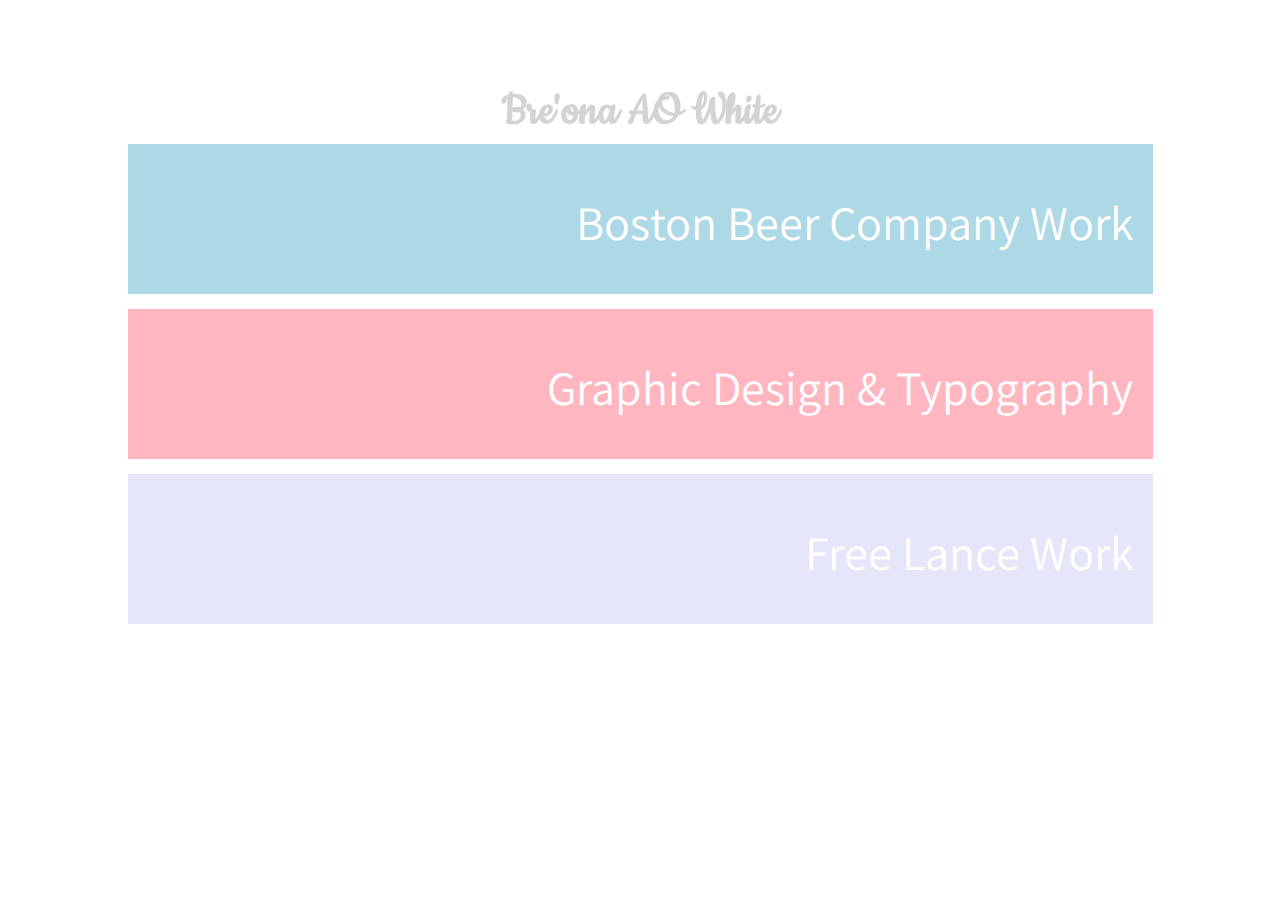
<file: index.html>
<!DOCTYPE html>
<html>

<head>

	<title>Bre'ona AO White</title>
	<link rel="stylesheet" href="css/style.css">
	
</head>


<h1>
	<link href="https://fonts.googleapis.com/css?family=Cookie" rel="stylesheet">
	<link href="https://fonts.googleapis.com/css?family=Assistant" rel="stylesheet">
	
	<a href="index.html"> <strong> Bre'ona AO White </strong> </a>

</h1>	

	


	<!--Square pictures-->
<a href="bbc.html"> <div class="bostonbeer">

	<p class="homepage"> Boston Beer Company Work</p>

</div></a>

<a href="gd_type.html"> <div class="gdtype">

	<p class="homepage"> Graphic Design & Typography</p>

</div></a>

<a href="freelance.html"> <div class="freelance">

	<p class="homepage"> Free Lance Work</p>

</div> </a>

</html>
</file>
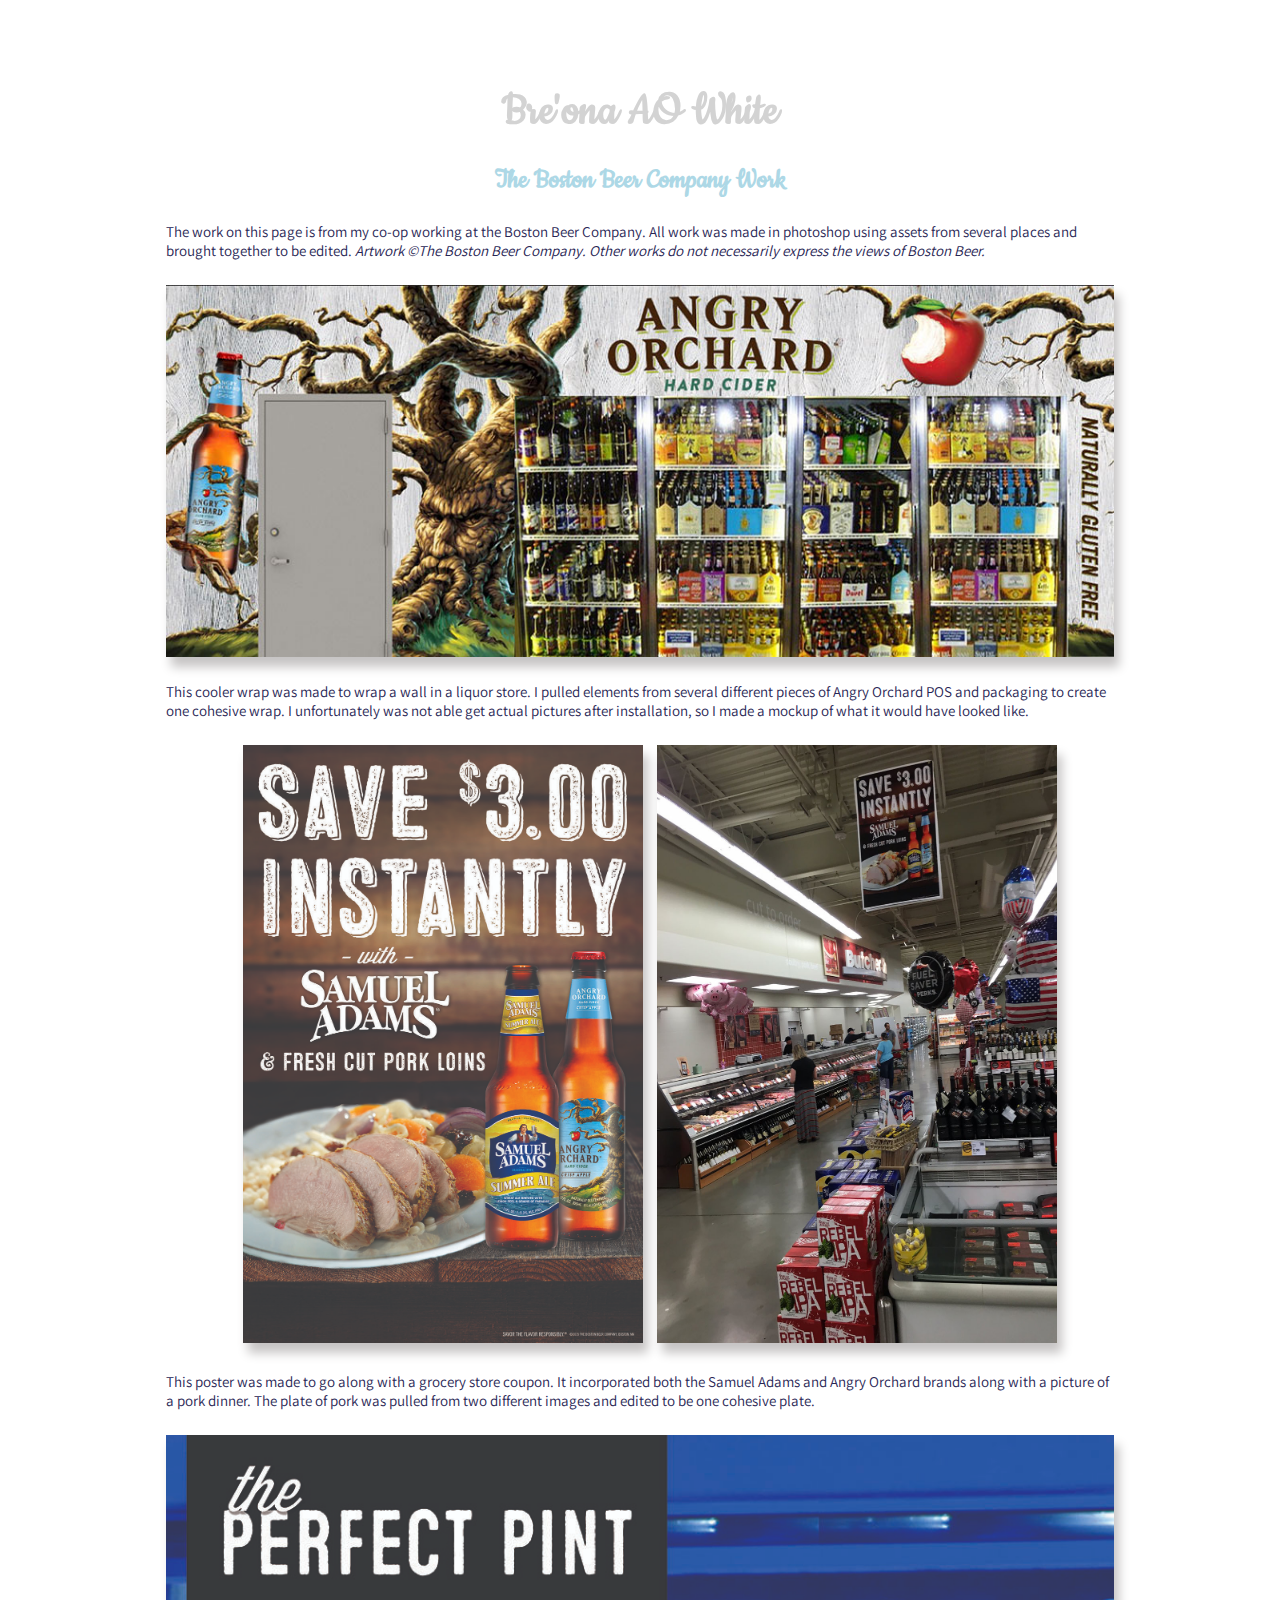
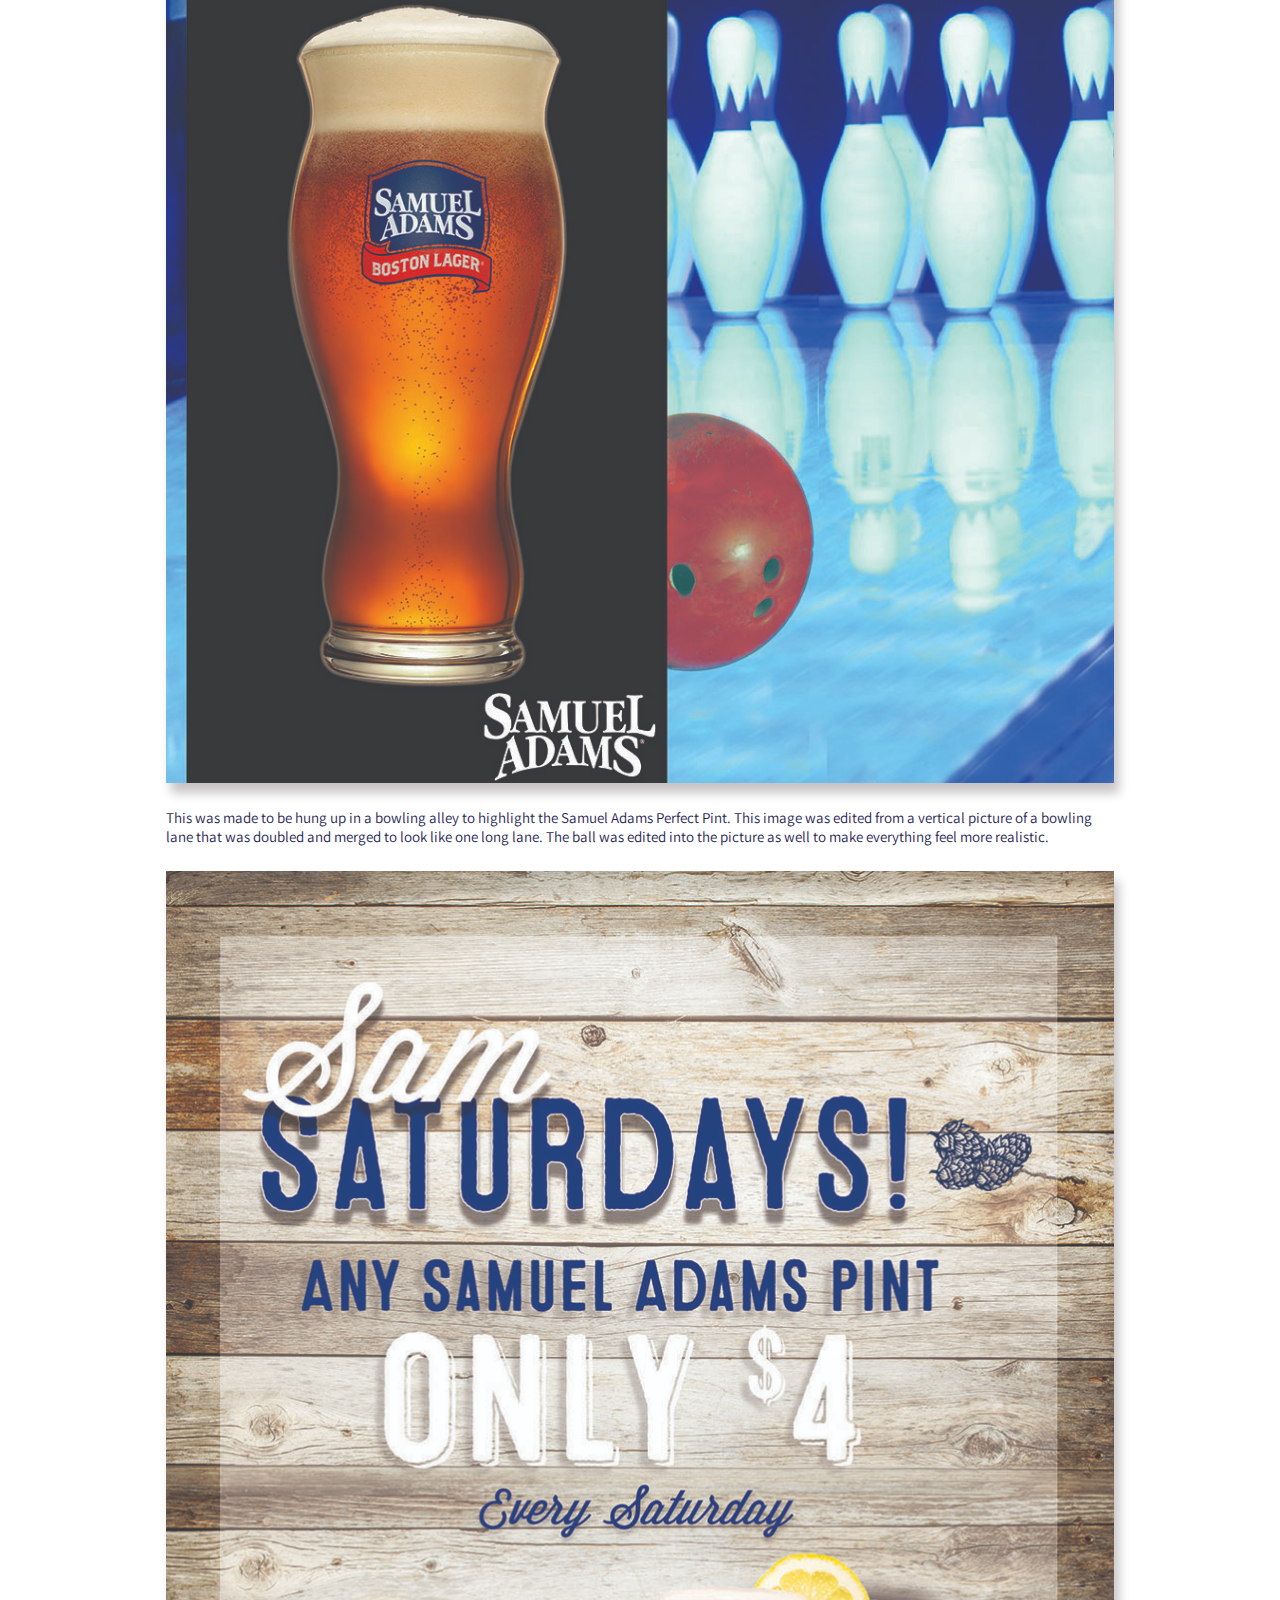
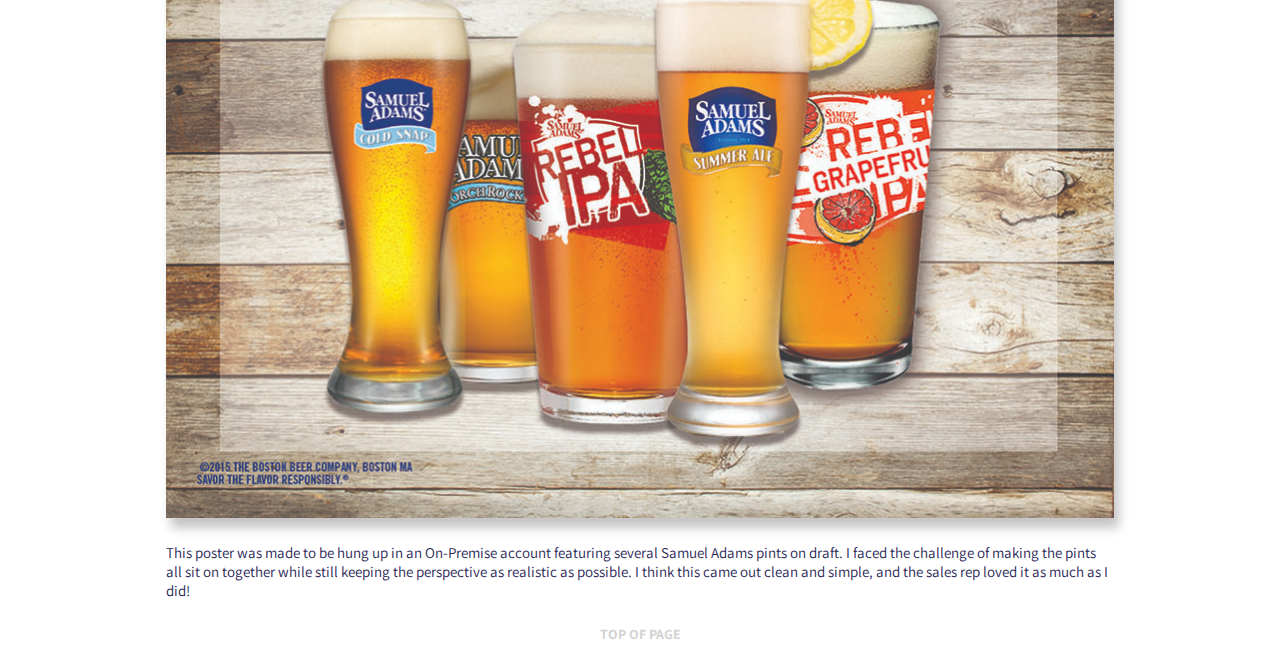
<file: bbc.html>
<!DOCTYPE html>
<html>

<head>

	<title> The Boston Beer Company </title>
	<link rel="stylesheet" href="css/style.css">
	<link href="https://fonts.googleapis.com/css?family=Cookie" rel="stylesheet">
	<link href="https://fonts.googleapis.com/css?family=Assistant" rel="stylesheet">

</head>

	<h1>
	
	<a name= "bbctop"> <a href="index.html"> <strong> Bre'ona AO White </strong> </a></a>
	</h1>


<h2 class="bbchead"> The Boston Beer Company Work</h2>

<body>
	<p>
	The work on this page is from my co-op working at the Boston Beer Company. All work was made in photoshop using assets from several places and brought together to be edited. 
	<em> Artwork &copy;The Boston Beer Company. Other works do not necessarily express the views of Boston Beer. </em>
	</p>


<img src="images/aocoolerwrap_mock.jpg" alt="Angry Orchard Cooler Wrap">

	<p>
	This cooler wrap was made to wrap a wall in a liquor store. I pulled elements from several different pieces of Angry Orchard POS and packaging to create one cohesive wrap. I unfortunately was not able get actual pictures after installation, so I made a mockup of what it would have looked like.
	</p>

<div>
	<a name="pork"> <img src="images/pork.jpg" class="pork"> </a>
	<img src="images/store.jpg" class="store">
</div>

	<p>
	This poster was made to go along with a grocery store coupon. It incorporated both the Samuel Adams and Angry Orchard brands along with a picture of a pork dinner. The plate of pork was pulled from two different images and edited to be one cohesive plate.
	</p>


<a name= "bowling"> <img src="images/bowling.jpg" alt="Samuel Adams Bowling"> </a>

	<p>
	This was made to be hung up in a bowling alley to highlight the Samuel Adams Perfect Pint. This image was edited from a vertical picture of a bowling lane that was doubled and merged to look like one long lane. The ball was edited into the picture as well to make everything feel more realistic.
	</p>


<a name= "pints"> <img src="images/pints.jpg" alt="Samuel Adams Pints"> </a>

	<p>
	This poster was made to be hung up in an On-Premise account featuring several Samuel Adams pints on draft. I faced the challenge of making the pints all sit on together while still keeping the perspective as realistic as possible. I think this came out clean and simple, and the sales rep loved it as much as I did!
	</p>

</body>

<a class="bottomlink" href="bbc.html#bbctop"> <strong> TOP OF PAGE </strong> </a>




</html>
</file>
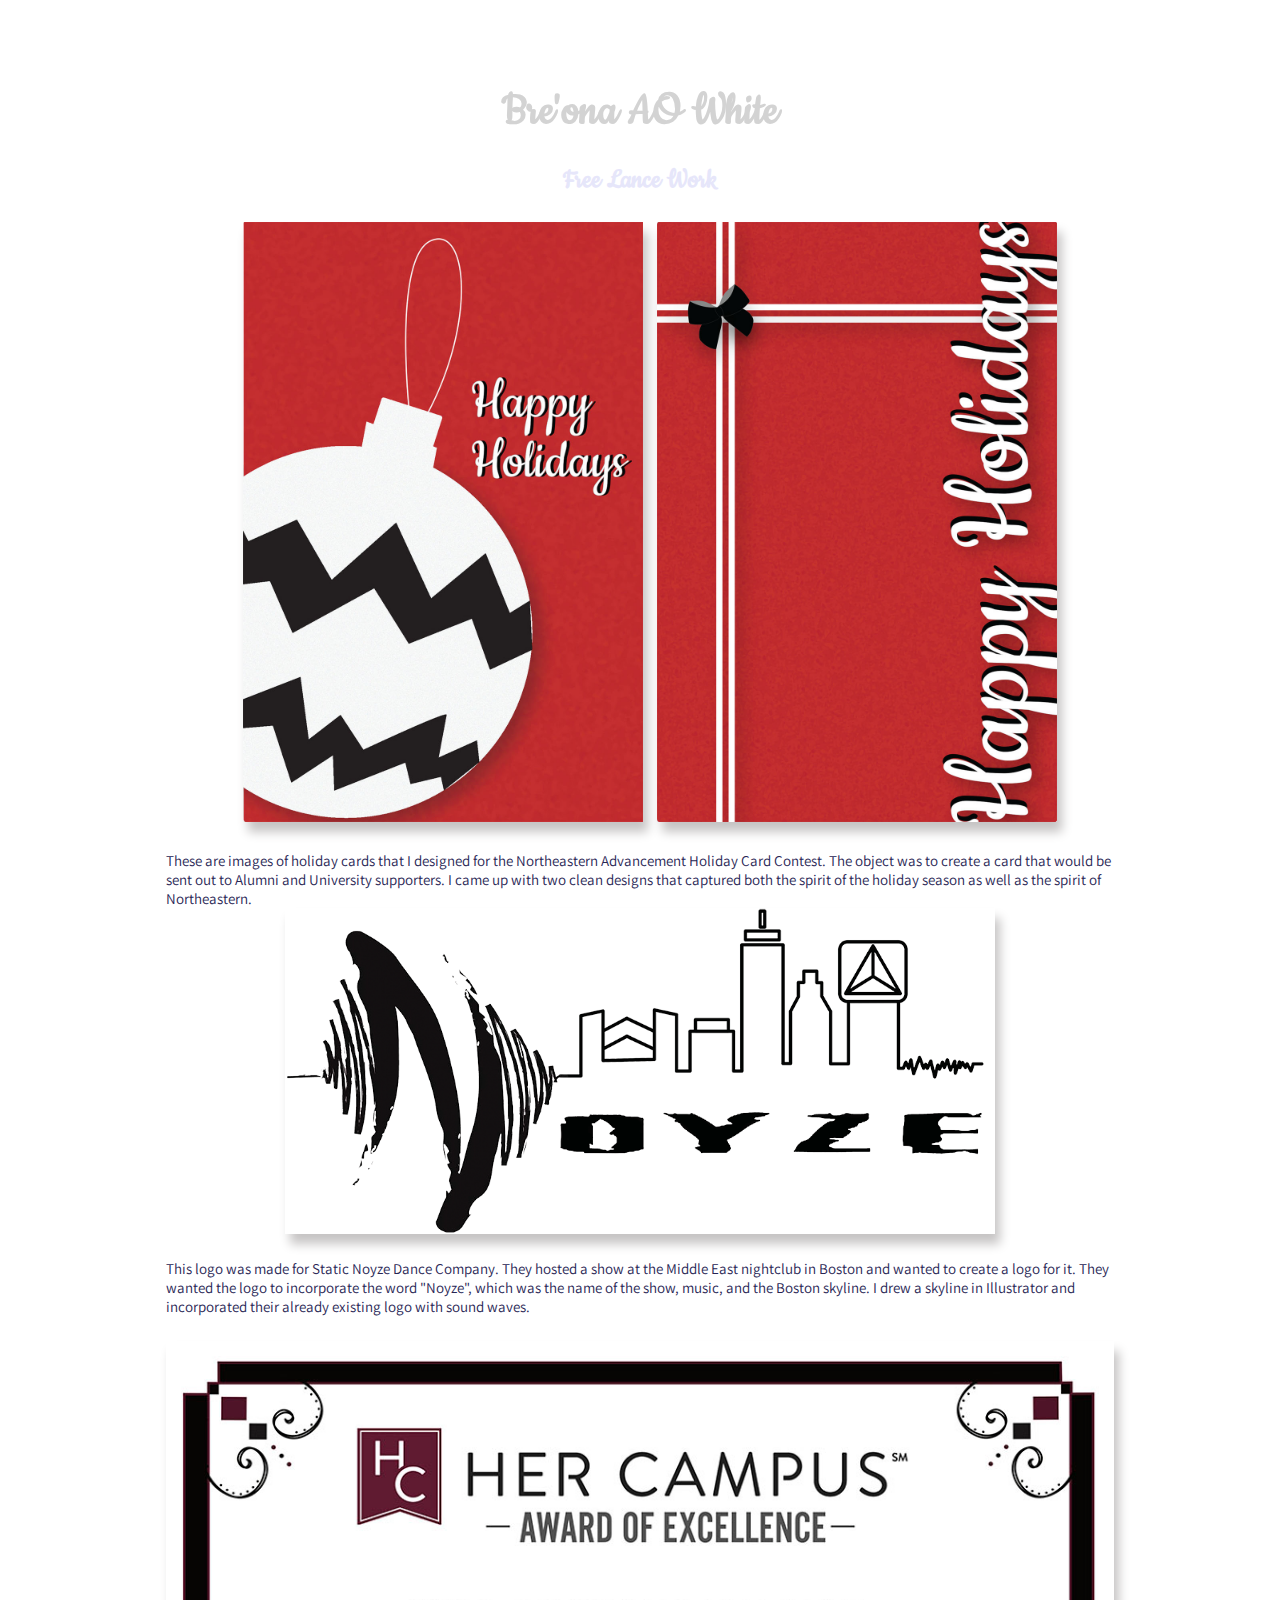
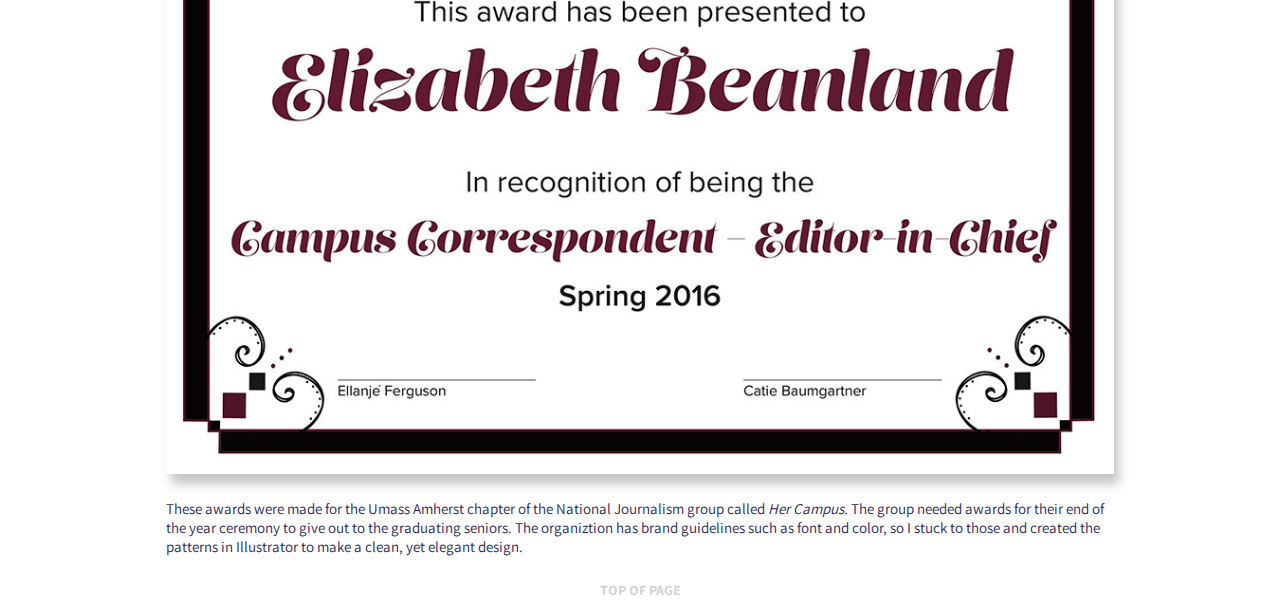
<file: freelance.html>
<!DOCTYPE html>
<html>

<head>

	<title> Free Lance Work </title>
	<link rel="stylesheet" href="css/style.css">
	<link href="https://fonts.googleapis.com/css?family=Cookie" rel="stylesheet">
	<link href="https://fonts.googleapis.com/css?family=Assistant" rel="stylesheet">

</head>

	<h1>
	
	<a name="freelancetop"> <a href="index.html"> <strong> Bre'ona AO White </strong> </a></a>
	</h1>


<h2 class="freelancehead"> Free Lance Work </h2>

<body>
 <div>
	<img src="images/holiday1.jpg" class="holiday1" alt="Holiday Card 1">
	<img src="images/holiday2.jpg" class="holiday2" alt="Holiday Card 2">
</div>

	<p>
	These are images of holiday cards that I designed for the Northeastern Advancement Holiday Card Contest. The object was to create a card that would be sent out to Alumni and University supporters. I came up with two clean designs that captured both the spirit of the holiday season as well as the spirit of Northeastern.

<a name="noyze"> <img src="images/noyze.png" alt="Noyze Logo"> </a>

	<p>
	This logo was made for Static Noyze Dance Company. They hosted a show at the Middle East nightclub in Boston and wanted to create a logo for it. They wanted the logo to incorporate the word &quot;Noyze&quot;, which was the name of the show, music, and the Boston skyline. I drew a skyline in Illustrator and incorporated their already existing logo with sound waves. 
	</p>

<a name="hercampus"> <img src="images/hercampus.jpg" alt="Her Campus Awards"> </a>

	<p>
	These awards were made for the Umass Amherst chapter of the National Journalism group called
	<em> Her Campus. </em>
	The group needed awards for their end of the year ceremony to give out to the graduating seniors. The organiztion has brand guidelines such as font and color, so I stuck to those and created the patterns in Illustrator to make a clean, yet elegant design.
	</p>



</body>

<a class="bottomlink" href="freelance.html#freelancetop"> <strong> TOP OF PAGE </strong> </a>




</html>
</file>
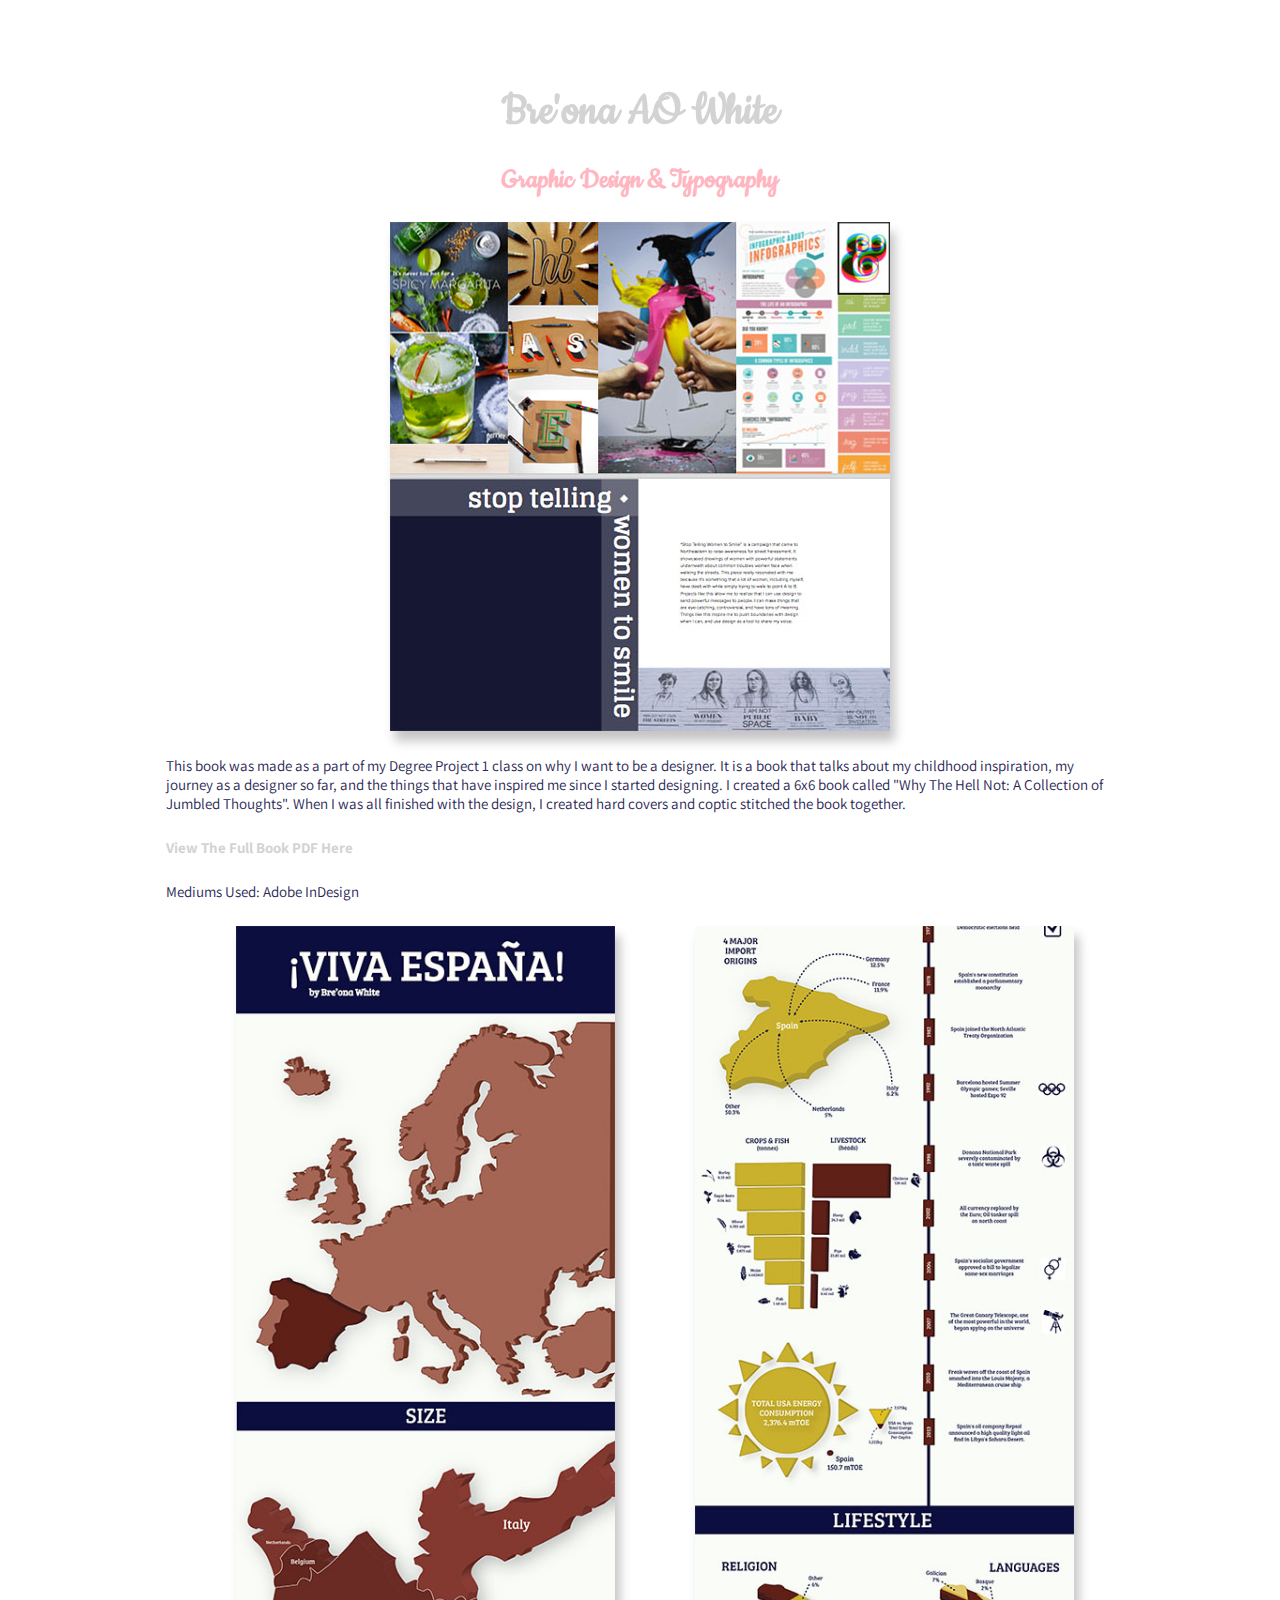
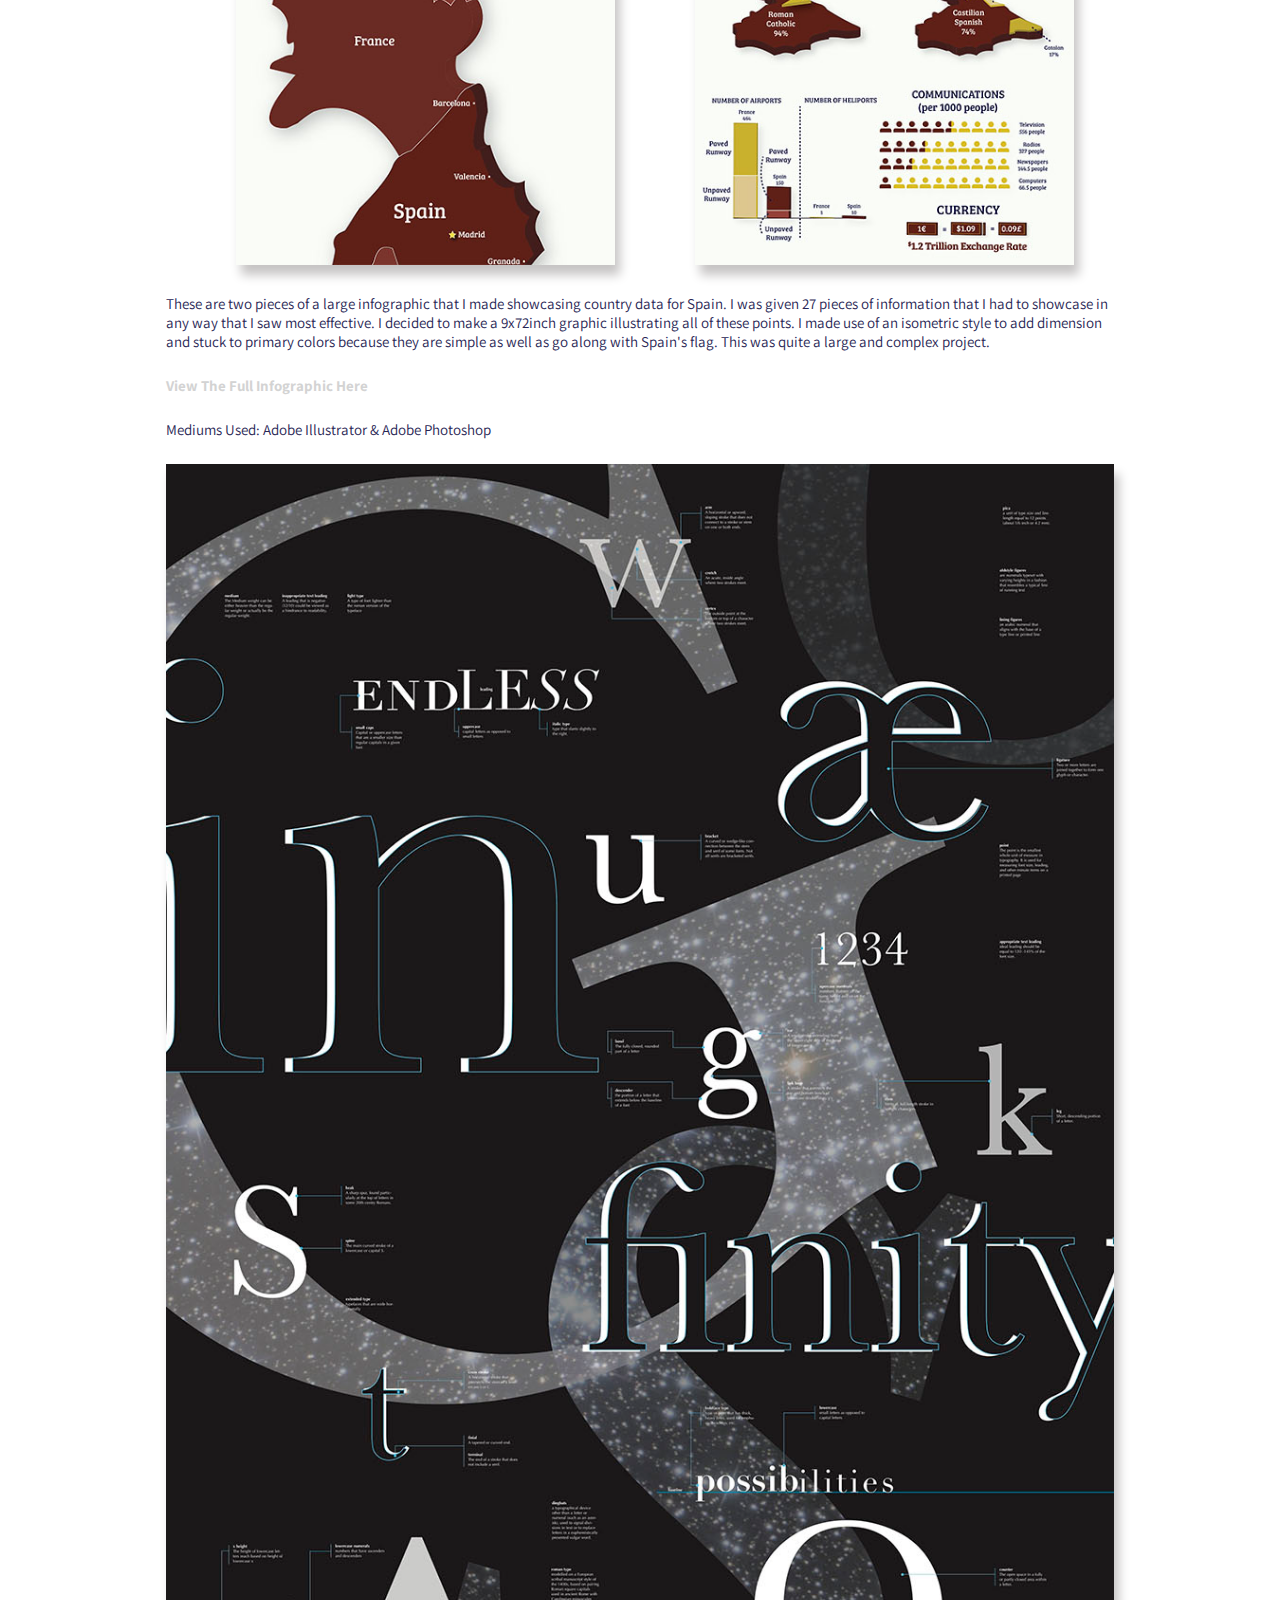
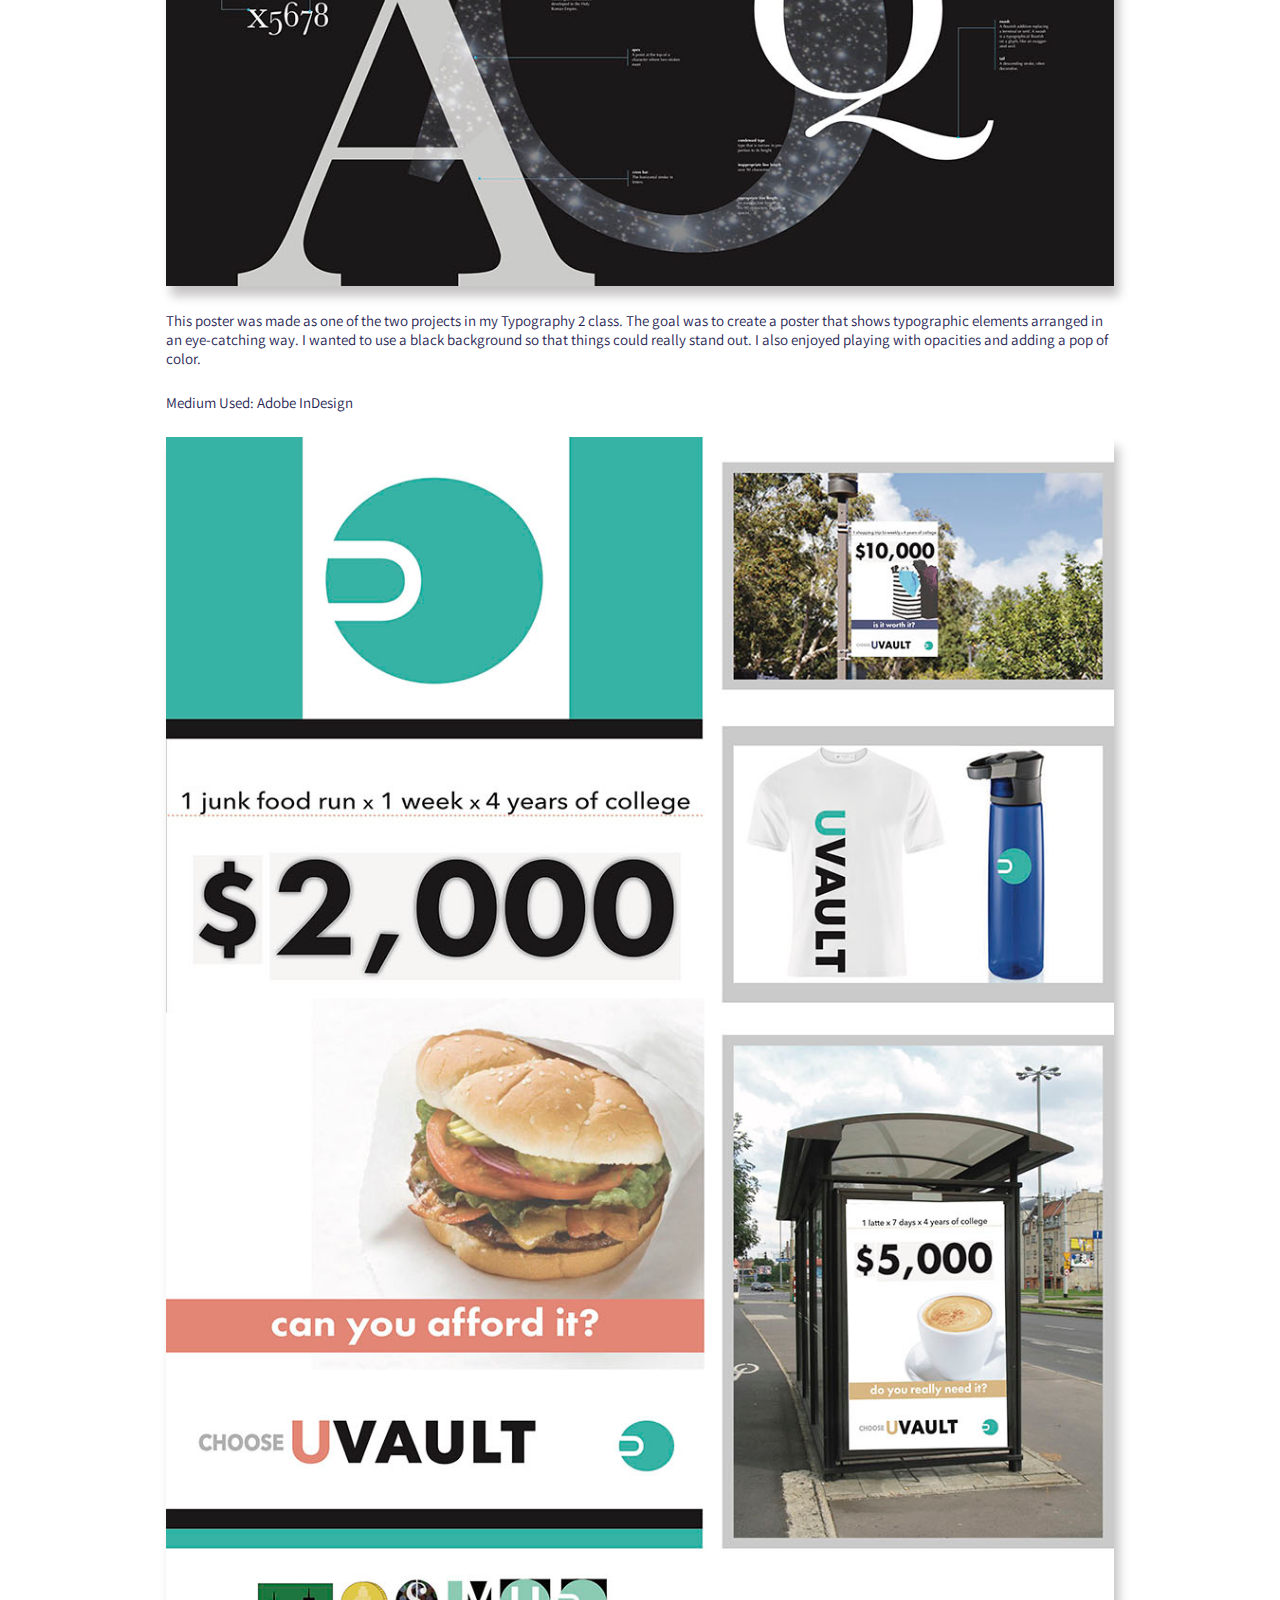
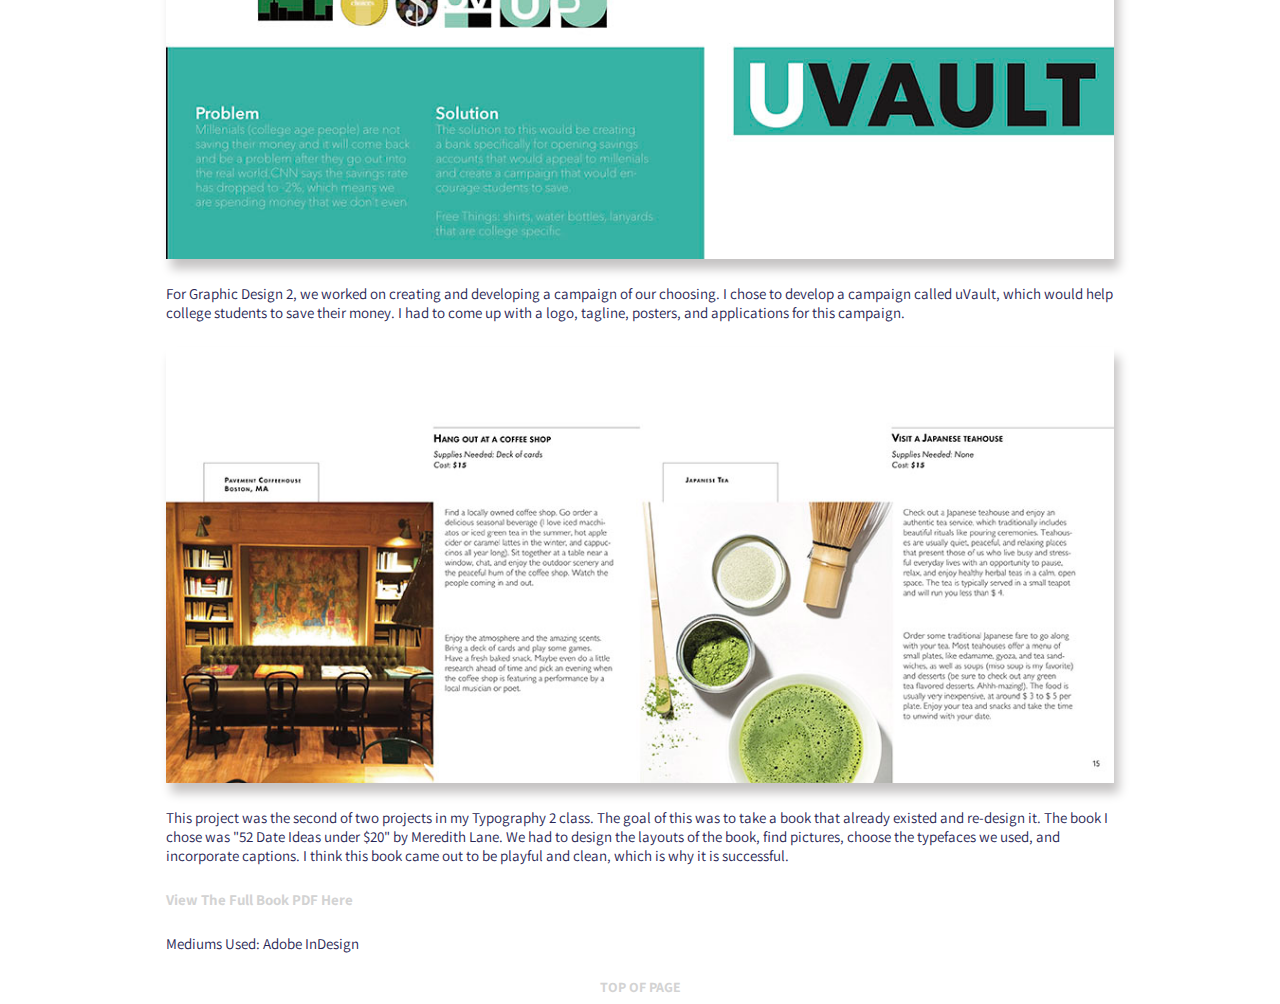
<file: gd_type.html>
<!DOCTYPE html>
<html>

<head>

	<title> Graphic Design & Typography </title>
	<link rel="stylesheet" href="css/style.css">
	<link href="https://fonts.googleapis.com/css?family=Cookie" rel="stylesheet">
	<link href="https://fonts.googleapis.com/css?family=Assistant" rel="stylesheet">

</head>

	<h1>
	
	<a name="gdtop"> <a href="index.html"> <strong> Bre'ona AO White </strong> </a></a>
	</h1>
	

<h2 class="gdtypehead"> Graphic Design & Typography </h2>

<body>

<img src="images/dp1.jpg"> 

	<p>
	 This book was made as a part of my Degree Project 1 class on why I want to be a designer. It is a book that talks about my childhood inspiration, my journey as a designer so far, and the things that have inspired me since I started designing. I created a 6x6 book called &quot;Why The Hell Not: A Collection of Jumbled Thoughts&quot;. When I was all finished with the design, I created hard covers and coptic stitched the book together.
	</p>

	<p>
 	<a href="images/fulldesigner.pdf"> <strong>View The Full Book PDF Here</strong> </a>
 	</p>
 

	<p>
	Mediums Used: Adobe InDesign
	</p>

<a name="country"> <img class="countryimg1" src="images/country2.jpg"></a>
<img class="countryimg2" src="images/country1.jpg">

	<p>
	These are two pieces of a large infographic that I made showcasing country data for Spain. I was given 27 pieces of information that I had to showcase in any way that I saw most effective. I decided to make a 9x72inch graphic illustrating all of these points. I made use of an isometric style to add dimension and stuck to primary colors because they are simple as well as go along with Spain's flag. This was quite a large and complex project.
	</p>

	<p>
 	<a href="images/countryfinal.pdf"> <strong>View The Full Infographic Here</strong> </a>
 	</p>
 

	<p>
	Mediums Used: Adobe Illustrator & Adobe Photoshop
	</p>


<a name="poster"> <img src="images/typeposter.jpg"> </a>

	<p>
	This poster was made as one of the two projects in my Typography 2 class. The goal was to create a poster that shows typographic elements arranged in an eye-catching way. I wanted to use a black background so that things could really stand out. I also enjoyed playing with opacities and adding a pop of color.
	</p>


	<p>
	Medium Used: Adobe InDesign
	</p>

<a name="campaign"> <img src="images/campaign.jpg" alt="Campaign"> </a>

	<p>
	For Graphic Design 2, we worked on creating and developing a campaign of our choosing. I chose to develop a campaign called uVault, which would help college students to save their money. I had to come up with a logo, tagline, posters, and applications for this campaign.
	</p>


<a name="date"> <img src="images/dateideas.jpg" alt="Book Re-Design"> </a>

	<p>
	This project was the second of two projects in my Typography 2 class. The goal of this was to take a book that already existed and re-design it. The book I chose was &quot;52 Date Ideas under $20&quot; by Meredith Lane. We had to design the layouts of the book, find pictures, choose the typefaces we used, and incorporate captions. I think this book came out to be playful and clean, which is why it is successful.
	</p>


	<p>
 	<a href="images/dateideas.pdf"> <strong>View The Full Book PDF Here</strong> </a>
 	</p>
 

	<p>
	Mediums Used: Adobe InDesign
	</p>

</body>

<a class="bottomlink" href="gd_type.html#gdtop"> <strong> TOP OF PAGE </strong> </a>




</html>
</file>
<file: css/style.css>
/*header*/

h1{
	color: #66CFFF;
	text-align: center;
	font-size: 50px;
	padding-top: 50px;
	font-family: 'Cookie';
	margin-bottom: 5px;
 
}

a:link {
    color: lightgrey;
    text-decoration: none;
}

a:visited {
    color: lightgrey;
    text-decoration: none;

}

a:hover {
    color: #282554;
    text-decoration: none;
}

.bostonbeer{
	min-height: 150px;
	background-color: lightblue;
	margin-bottom: 15px;

}

.gdtype{
	min-height: 150px;
	background-color: lightpink;
	margin-bottom: 15px;

}

.freelance{
	min-height: 150px;
	background-color: lavender;

}

.homepage{
	float: right;
	color: white;
	font-family: 'Assistant';
	padding-top: 30px;
	padding-right: 20px;
	font-size: 2em;
	line-height: 1em;
}

/*link at bottom of the page*/

.bottomlink{
	font-family: 'Assistant';
	text-align: center;
	font-size: 14px;
	text-align: center;
	display: block;

}


.bbchead{

	font-family: 'Cookie';
	color: lightblue;
	font-size: 30px;
	text-align: center;
}

.gdtypehead{

	font-family: 'Cookie';
	color: lightpink;
	font-size: 30px;
	text-align: center;
}

.freelancehead{

	font-family: 'Cookie';
	color: lavender;
	font-size: 30px;
	text-align: center;
}

img{
	display: block;
	max-width: 75%;
	margin: auto;
	box-shadow: 5px 10px 10px #C6C4C4;
}


/*body text*/

p{
	color: #282554;
	font-family: 'Assistant';
	max-width: 75%;
	margin: 25px auto;
	font-size: 15px;
	line-height: 19px;
}

.bioimage{
	display: block;
	max-width: 75%;
	margin-bottom: 15px auto;
	margin: auto;

}

.resume{
	display: block;
	margin: auto;
	size: 100%;
	max-width: 85%;
	border: 0.5px;
	border-color: #191736;
	border-style: solid;
}

div{
	width: 1000px;
	max-width: 100%;
	margin: auto;
	padding-left: 25px;
}


.pork{
	display: inline-block;
	margin: auto;
	width: 40%;
	margin-left: 9%;
	margin-right: 1%;
	max-width: 40%;

}

.store{
	display: inline-block;
	margin: auto;
	width: 40%;
	max-width: 40%;
	
}

.countryimg1{
	display: inline-block;
	margin: auto;
	width: 30%;
	max-width: 30%;
	margin-left: 18%;
	margin-right: 1%;

}

.countryimg2{
	display: inline-block;
	margin: auto;
	width: 30%;
	max-width: 30%;
	margin-left: 5%;
	margin-right: 1%;

}

.holiday1{
	display: inline-block;
	margin: auto;
	width: 40%;
	margin: auto;
	margin-left: 9%;
	margin-right: 1%;
	max-width: 40%;
}

.holiday2{
	display: inline-block;
	margin: auto;
	width: 40%;
	max-width: 40%;
}

@media screen and (min-width: 900px) {
	.homepage {
		font-size: 3em;
	}
}
</file>
